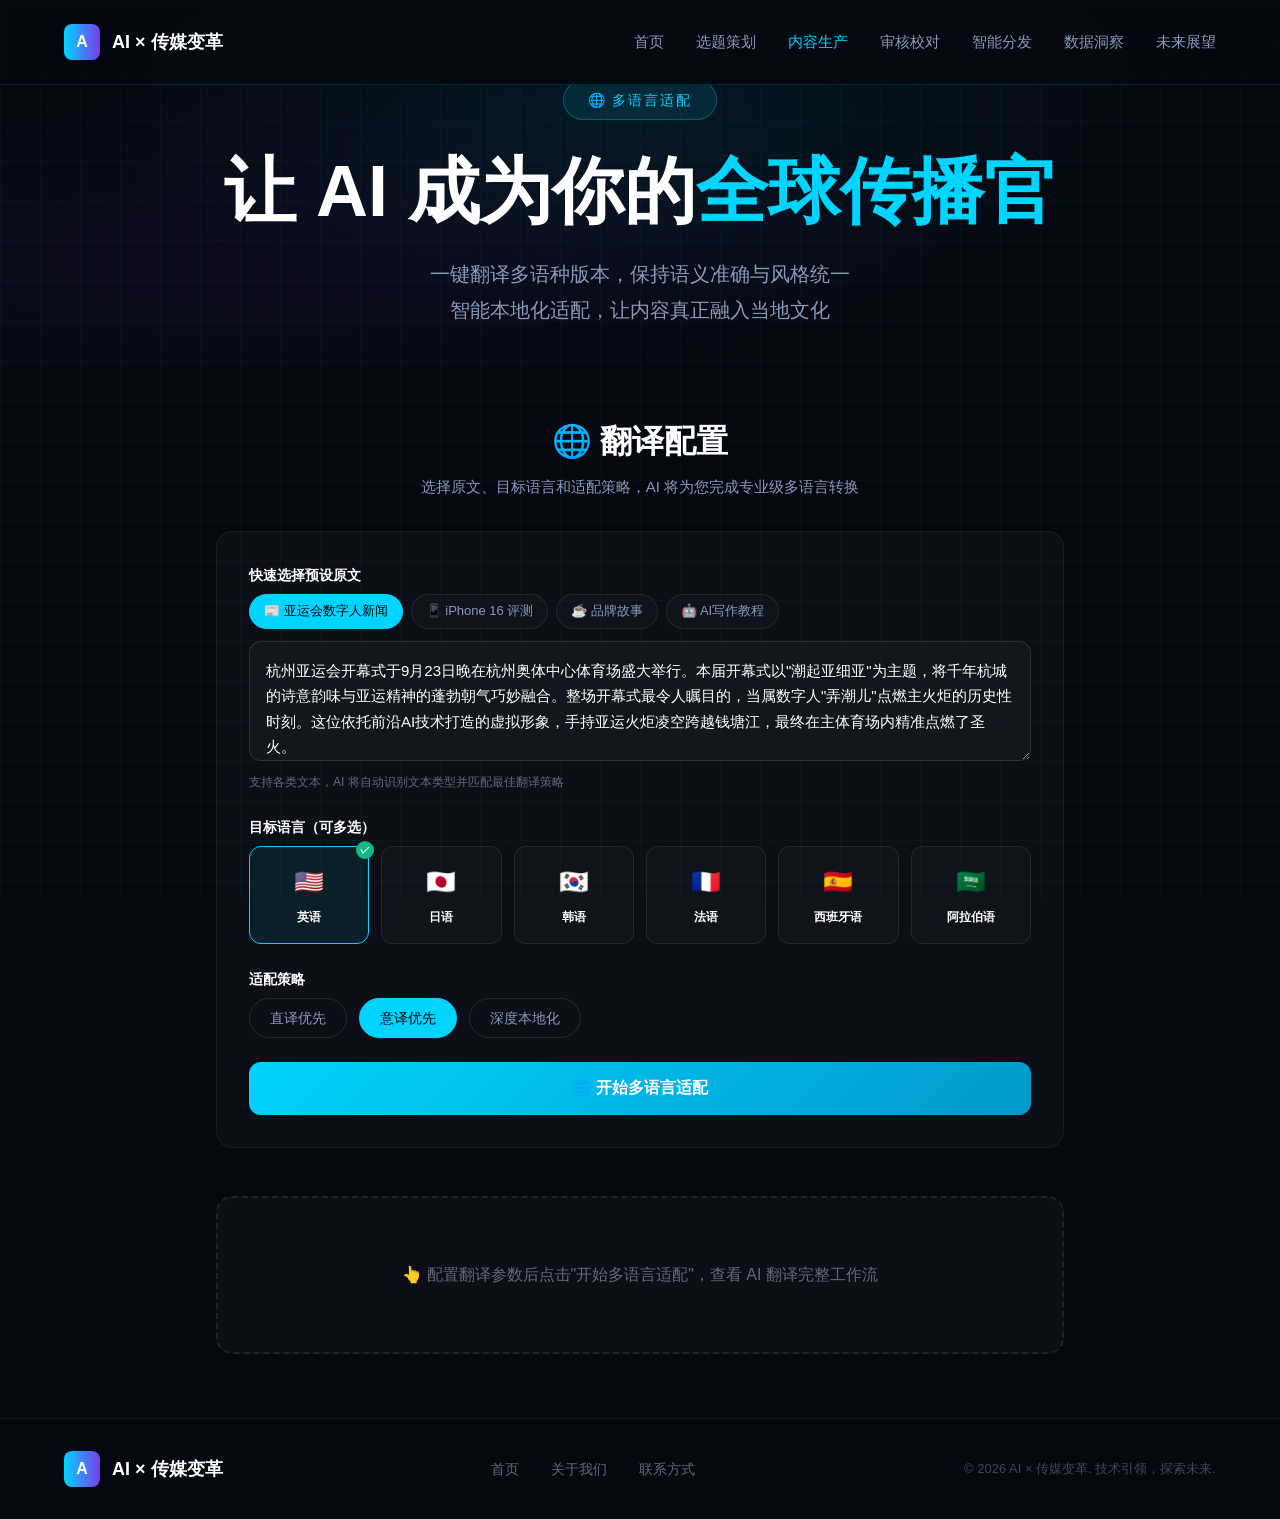
<file: multilingual-adaptation.html>
<!DOCTYPE html>
<html lang="zh-CN">
<head>
  <meta charset="UTF-8">
  <meta name="viewport" content="width=device-width, initial-scale=1.0">
  <meta name="description" content="AI多语言适配工作流演示系统——智能翻译、本地化适配、质量校验">
  <title>多语言适配 | AI × 传媒变革</title>
  <link rel="stylesheet" href="styles.css">
  <style>
    .detail-hero {
      min-height: 40vh; padding-top: 5rem;
      display: flex; align-items: center; justify-content: center; text-align: center;
      background:
        radial-gradient(ellipse at 50% 30%, color-mix(in srgb, var(--theme-color) 8%, transparent) 0%, transparent 60%),
        radial-gradient(ellipse at 20% 70%, rgba(124, 58, 237, 0.06) 0%, transparent 50%);
    }
    .config-section {
      max-width: min(90vw, 56rem);
      margin: 0 auto;
      padding: 3rem 1.5rem;
    }
    .config-header { text-align: center; margin-bottom: 2rem; }
    .config-header h2 { font-size: clamp(1.5rem, 3vw, 2rem); margin-bottom: 0.5rem; }
    .config-header p { color: var(--text-secondary); font-size: 0.9375rem; }

    .config-form {
      background: var(--bg-card);
      border: 1px solid rgba(255,255,255,0.05);
      border-radius: 1rem;
      padding: 2rem;
    }
    .form-group { margin-bottom: 1.5rem; }
    .form-group__label {
      display: block;
      font-size: 0.875rem;
      font-weight: 600;
      margin-bottom: 0.5rem;
      color: var(--text);
    }
    .form-group__hint {
      font-size: 0.75rem;
      color: var(--text-muted);
      margin-top: 0.25rem;
    }

    .preset-selector {
      display: flex;
      gap: 0.5rem;
      flex-wrap: wrap;
      margin-bottom: 0.75rem;
    }
    .preset-chip {
      padding: 0.375rem 0.875rem;
      border-radius: 2rem;
      border: 1px solid rgba(255,255,255,0.08);
      background: rgba(255,255,255,0.02);
      color: var(--text-secondary);
      font-size: 0.8125rem;
      cursor: pointer;
      transition: all 0.3s;
    }
    .preset-chip:hover { border-color: rgba(0,212,255,0.3); color: var(--cyan); }
    .preset-chip.active {
      background: var(--cyan);
      color: var(--bg);
      border-color: var(--cyan);
    }

    .content-input {
      width: 100%;
      padding: 1rem;
      border-radius: 0.75rem;
      border: 1px solid rgba(255,255,255,0.1);
      background: rgba(255,255,255,0.03);
      color: var(--text);
      font-size: 0.9375rem;
      font-family: inherit;
      line-height: 1.7;
      min-height: 120px;
      resize: vertical;
      transition: border-color 0.3s;
    }
    .content-input:focus {
      outline: none;
      border-color: var(--cyan);
    }
    .content-input::placeholder { color: var(--text-dim); }

    .lang-options {
      display: grid;
      grid-template-columns: repeat(6, 1fr);
      gap: 0.75rem;
    }
    @media (max-width: 768px) { .lang-options { grid-template-columns: repeat(3, 1fr); } }
    .lang-option {
      padding: 1rem 0.5rem;
      border-radius: 0.75rem;
      border: 1px solid rgba(255,255,255,0.08);
      background: rgba(255,255,255,0.02);
      cursor: pointer;
      text-align: center;
      transition: all 0.3s;
      position: relative;
    }
    .lang-option:hover { border-color: rgba(0,212,255,0.3); }
    .lang-option.active {
      border-color: var(--cyan);
      background: rgba(0,212,255,0.08);
    }
    .lang-option__flag { font-size: 1.5rem; margin-bottom: 0.375rem; }
    .lang-option__name { font-size: 0.75rem; font-weight: 600; }
    .lang-option__badge {
      position: absolute;
      top: -6px; right: -6px;
      width: 18px; height: 18px;
      border-radius: 50%;
      background: var(--green);
      color: #fff;
      font-size: 0.625rem;
      display: none;
      align-items: center;
      justify-content: center;
      font-weight: 700;
    }
    .lang-option.active .lang-option__badge { display: flex; }

    .strategy-options {
      display: flex;
      gap: 0.75rem;
      flex-wrap: wrap;
    }
    .strategy-option {
      padding: 0.5rem 1.25rem;
      border-radius: 2rem;
      border: 1px solid rgba(255,255,255,0.1);
      background: transparent;
      color: var(--text-secondary);
      font-size: 0.875rem;
      cursor: pointer;
      transition: all 0.3s;
    }
    .strategy-option:hover { border-color: var(--cyan); color: var(--cyan); }
    .strategy-option.active {
      background: var(--cyan);
      color: var(--bg);
      border-color: var(--cyan);
    }

    .generate-btn {
      display: block;
      width: 100%;
      padding: 1rem;
      border-radius: 0.75rem;
      border: none;
      background: linear-gradient(135deg, #00d4ff, #0099cc);
      color: #fff;
      font-size: 1rem;
      font-weight: 600;
      cursor: pointer;
      transition: all 0.3s;
    }
    .generate-btn:hover {
      box-shadow: 0 0 24px rgba(0, 212, 255, 0.3);
      transform: translateY(-1px);
    }
    .generate-btn:disabled {
      opacity: 0.5;
      cursor: not-allowed;
      transform: none;
    }

    .workflow-section {
      max-width: min(90vw, 56rem);
      margin: 0 auto 4rem;
      padding: 0 1.5rem;
    }
    .workflow-placeholder {
      background: var(--bg-card);
      border: 2px dashed rgba(255,255,255,0.08);
      border-radius: 1rem;
      padding: 4rem 2rem;
      text-align: center;
      color: var(--text-muted);
      font-size: 1rem;
    }
    .workflow-content {
      background: var(--bg-card);
      border: 1px solid rgba(255,255,255,0.05);
      border-radius: 1rem;
      padding: 1.5rem;
    }

    .workflow-steps {
      display: flex;
      gap: 0.5rem;
      margin-bottom: 1.5rem;
      overflow-x: auto;
      padding-bottom: 0.5rem;
    }
    .wf-step {
      flex: 1;
      min-width: 100px;
      text-align: center;
      padding: 0.75rem 0.375rem;
      border-radius: 0.75rem;
      background: rgba(255,255,255,0.03);
      border: 1px solid rgba(255,255,255,0.05);
      transition: all 0.3s;
    }
    .wf-step.active {
      border-color: var(--cyan);
      background: rgba(0, 212, 255, 0.08);
    }
    .wf-step.completed {
      border-color: var(--green);
      background: rgba(16, 185, 129, 0.08);
    }
    .wf-step__num {
      width: 1.625rem; height: 1.625rem;
      border-radius: 50%;
      background: rgba(255,255,255,0.08);
      color: var(--text-muted);
      display: flex; align-items: center; justify-content: center;
      font-size: 0.6875rem; font-weight: 700;
      margin: 0 auto 0.375rem;
    }
    .wf-step.active .wf-step__num {
      background: var(--cyan);
      color: var(--bg);
    }
    .wf-step.completed .wf-step__num {
      background: var(--green);
      color: #fff;
    }
    .wf-step__title { font-size: 0.6875rem; font-weight: 600; }
    .wf-step__status { font-size: 0.625rem; color: var(--text-muted); margin-top: 0.25rem; }

    .step-work-area {
      min-height: 320px;
    }

    .progress-bar-inline {
      width: 100%;
      height: 4px;
      background: rgba(255,255,255,0.08);
      border-radius: 2px;
      margin: 1rem 0;
      overflow: hidden;
    }
    .progress-bar-inline__fill {
      height: 100%;
      background: linear-gradient(90deg, var(--cyan), #0099cc);
      border-radius: 2px;
      transition: width 0.5s ease;
    }

    /* 步骤1：原文解析 */
    .parse-result {
      background: rgba(0,0,0,0.2);
      border-radius: 0.75rem;
      padding: 1.5rem;
      font-size: 0.9375rem;
      line-height: 1.8;
      color: var(--text-secondary);
    }
    .parse-result .highlight-term {
      background: rgba(0,212,255,0.15);
      color: var(--cyan);
      padding: 0 4px;
      border-radius: 3px;
      font-weight: 600;
    }
    .parse-result .highlight-culture {
      background: rgba(245,158,11,0.15);
      color: var(--gold);
      padding: 0 4px;
      border-radius: 3px;
      font-weight: 600;
    }
    .parse-meta {
      display: grid;
      grid-template-columns: repeat(4, 1fr);
      gap: 1rem;
      margin-top: 1rem;
    }
    @media (max-width: 768px) { .parse-meta { grid-template-columns: repeat(2, 1fr); } }
    .parse-meta__item {
      text-align: center;
      padding: 0.75rem;
      background: rgba(255,255,255,0.03);
      border-radius: 0.5rem;
    }
    .parse-meta__value {
      font-size: 1.125rem;
      font-weight: 700;
      color: var(--cyan);
    }
    .parse-meta__label {
      font-size: 0.6875rem;
      color: var(--text-muted);
      margin-top: 0.25rem;
    }

    /* 步骤2：语义理解 */
    .semantics-cards {
      display: grid;
      grid-template-columns: repeat(3, 1fr);
      gap: 1rem;
    }
    @media (max-width: 768px) { .semantics-cards { grid-template-columns: 1fr; } }
    .semantics-card {
      background: rgba(255,255,255,0.03);
      border: 1px solid rgba(255,255,255,0.05);
      border-radius: 0.75rem;
      padding: 1.25rem;
      opacity: 0;
      transform: translateY(15px);
      animation: cardIn 0.5s ease forwards;
    }
    @keyframes cardIn {
      to { opacity: 1; transform: translateY(0); }
    }
    .semantics-card__icon { font-size: 1.5rem; margin-bottom: 0.5rem; }
    .semantics-card__title { font-size: 0.875rem; font-weight: 600; margin-bottom: 0.5rem; }
    .semantics-card__content { font-size: 0.8125rem; color: var(--text-secondary); line-height: 1.6; }

    /* 步骤3：智能翻译 */
    .translate-pairs {
      display: flex;
      flex-direction: column;
      gap: 0.75rem;
    }
    .translate-pair {
      display: grid;
      grid-template-columns: 1fr 1fr;
      gap: 1rem;
      opacity: 0;
      transform: translateX(-20px);
      animation: pairIn 0.4s ease forwards;
    }
    @keyframes pairIn {
      to { opacity: 1; transform: translateX(0); }
    }
    .translate-pair__source,
    .translate-pair__target {
      padding: 1rem;
      border-radius: 0.75rem;
      font-size: 0.875rem;
      line-height: 1.7;
    }
    .translate-pair__source {
      background: rgba(255,255,255,0.03);
      border: 1px solid rgba(255,255,255,0.05);
      color: var(--text-secondary);
    }
    .translate-pair__target {
      background: rgba(0,212,255,0.05);
      border: 1px solid rgba(0,212,255,0.15);
      color: var(--text);
    }
    .translate-pair__label {
      font-size: 0.6875rem;
      color: var(--text-muted);
      margin-bottom: 0.375rem;
      text-transform: uppercase;
      letter-spacing: 1px;
    }
    .translate-header {
      display: grid;
      grid-template-columns: 1fr 1fr;
      gap: 1rem;
      margin-bottom: 0.75rem;
      font-size: 0.75rem;
      color: var(--text-muted);
      font-weight: 600;
    }

    /* 步骤4：本地化适配 */
    .localize-cards {
      display: grid;
      grid-template-columns: repeat(2, 1fr);
      gap: 1rem;
    }
    @media (max-width: 768px) { .localize-cards { grid-template-columns: 1fr; } }
    .localize-card {
      background: rgba(255,255,255,0.03);
      border: 1px solid rgba(255,255,255,0.05);
      border-radius: 0.75rem;
      padding: 1.25rem;
      opacity: 0;
      animation: cardIn 0.5s ease forwards;
    }
    .localize-card__icon { font-size: 1.5rem; margin-bottom: 0.5rem; }
    .localize-card__title { font-size: 0.875rem; font-weight: 600; margin-bottom: 0.5rem; }
    .localize-card__content { font-size: 0.8125rem; color: var(--text-secondary); line-height: 1.6; }
    .localize-change {
      display: flex;
      align-items: center;
      gap: 0.5rem;
      margin-top: 0.5rem;
      padding: 0.5rem 0.75rem;
      background: rgba(0,212,255,0.05);
      border-radius: 0.5rem;
      font-size: 0.75rem;
    }
    .localize-change__from { color: var(--text-muted); text-decoration: line-through; }
    .localize-change__arrow { color: var(--cyan); }
    .localize-change__to { color: var(--cyan); font-weight: 600; }

    /* 步骤5：质量校验 */
    .quality-panel {
      display: grid;
      grid-template-columns: 1fr 1fr;
      gap: 1.5rem;
    }
    @media (max-width: 768px) { .quality-panel { grid-template-columns: 1fr; } }
    .quality-metrics {
      display: flex;
      flex-direction: column;
      gap: 1rem;
    }
    .quality-metric {
      background: rgba(255,255,255,0.03);
      border-radius: 0.75rem;
      padding: 1rem;
    }
    .quality-metric__header {
      display: flex;
      justify-content: space-between;
      align-items: center;
      margin-bottom: 0.5rem;
    }
    .quality-metric__name { font-size: 0.8125rem; font-weight: 600; }
    .quality-metric__score { font-size: 0.875rem; font-weight: 700; color: var(--green); }
    .quality-metric__bar {
      width: 100%;
      height: 6px;
      background: rgba(255,255,255,0.06);
      border-radius: 3px;
      overflow: hidden;
    }
    .quality-metric__bar-fill {
      height: 100%;
      border-radius: 3px;
      background: linear-gradient(90deg, var(--green), #059669);
      transition: width 1s ease;
    }
    .quality-issues {
      background: rgba(255,255,255,0.03);
      border-radius: 0.75rem;
      padding: 1.25rem;
    }
    .quality-issues__title {
      font-size: 0.875rem;
      font-weight: 600;
      margin-bottom: 0.75rem;
    }
    .quality-issue {
      display: flex;
      align-items: flex-start;
      gap: 0.5rem;
      padding: 0.5rem 0;
      font-size: 0.8125rem;
      color: var(--text-secondary);
      border-bottom: 1px solid rgba(255,255,255,0.03);
    }
    .quality-issue:last-child { border-bottom: none; }
    .quality-issue__icon { font-size: 1rem; flex-shrink: 0; }
    .quality-issue__text { line-height: 1.5; }

    /* 步骤6：多版本输出 */
    .output-tabs {
      display: flex;
      gap: 0.5rem;
      margin-bottom: 1rem;
      overflow-x: auto;
      padding-bottom: 0.5rem;
    }
    .output-tab {
      padding: 0.5rem 1rem;
      border-radius: 2rem;
      border: 1px solid rgba(255,255,255,0.08);
      background: rgba(255,255,255,0.02);
      color: var(--text-secondary);
      font-size: 0.8125rem;
      cursor: pointer;
      transition: all 0.3s;
      white-space: nowrap;
      display: flex;
      align-items: center;
      gap: 0.375rem;
    }
    .output-tab:hover { border-color: rgba(0,212,255,0.3); }
    .output-tab.active {
      background: var(--cyan);
      color: var(--bg);
      border-color: var(--cyan);
    }
    .output-display {
      background: rgba(0,0,0,0.2);
      border-radius: 0.75rem;
      padding: 1.5rem;
      min-height: 200px;
    }
    .output-display__lang {
      font-size: 0.75rem;
      color: var(--text-muted);
      margin-bottom: 0.75rem;
      text-transform: uppercase;
      letter-spacing: 1px;
    }
    .output-display__title {
      font-size: 1.125rem;
      font-weight: 700;
      margin-bottom: 1rem;
      color: var(--text);
    }
    .output-display__body {
      font-size: 0.9375rem;
      line-height: 1.8;
      color: var(--text-secondary);
    }
    .output-meta {
      display: grid;
      grid-template-columns: repeat(4, 1fr);
      gap: 1rem;
      margin-top: 1.5rem;
      padding-top: 1rem;
      border-top: 1px solid rgba(255,255,255,0.05);
    }
    @media (max-width: 768px) { .output-meta { grid-template-columns: repeat(2, 1fr); } }
    .output-meta__item {
      text-align: center;
    }
    .output-meta__value {
      font-size: 1.125rem;
      font-weight: 700;
      color: var(--cyan);
    }
    .output-meta__label {
      font-size: 0.6875rem;
      color: var(--text-muted);
      margin-top: 0.25rem;
    }
  </style>
</head>
<body style="--theme-color: var(--cyan);">
  <nav class="navbar">
    <div class="navbar__logo">
      <div class="navbar__logo-icon">A</div>
      <span class="navbar__logo-text">AI × 传媒变革</span>
    </div>
    <div class="navbar__links">
      <a href="index.html" class="navbar__link">首页</a>
      <a href="index.html#topic" class="navbar__link">选题策划</a>
      <a href="index.html#produce" class="navbar__link navbar__link--active">内容生产</a>
      <a href="index.html#review" class="navbar__link">审核校对</a>
      <a href="index.html#distribute" class="navbar__link">智能分发</a>
      <a href="index.html#insight" class="navbar__link">数据洞察</a>
      <a href="index.html#future" class="navbar__link">未来展望</a>
    </div>
  </nav>

  <section class="detail-hero">
    <div class="hero__grid-bg"></div>
    <div class="hero__content">
      <div class="hero__badge">🌐 多语言适配</div>
      <h1 class="hero__title">让 AI 成为你的<span style="color: var(--cyan)">全球传播官</span></h1>
      <p class="hero__subtitle">一键翻译多语种版本，保持语义准确与风格统一<br>智能本地化适配，让内容真正融入当地文化</p>
    </div>
  </section>

  <section class="config-section">
    <div class="config-header">
      <h2>🌐 翻译配置</h2>
      <p>选择原文、目标语言和适配策略，AI 将为您完成专业级多语言转换</p>
    </div>
    <div class="config-form">
      <div class="form-group">
        <label class="form-group__label">快速选择预设原文</label>
        <div class="preset-selector" id="presetSelector">
          <div class="preset-chip active" data-preset="news">📰 亚运会数字人新闻</div>
          <div class="preset-chip" data-preset="review">📱 iPhone 16 评测</div>
          <div class="preset-chip" data-preset="brand">☕ 品牌故事</div>
          <div class="preset-chip" data-preset="tech">🤖 AI写作教程</div>
        </div>
        <textarea class="content-input" id="contentInput" placeholder="输入需要翻译的中文内容..."></textarea>
        <div class="form-group__hint">支持各类文本，AI 将自动识别文本类型并匹配最佳翻译策略</div>
      </div>

      <div class="form-group">
        <label class="form-group__label">目标语言（可多选）</label>
        <div class="lang-options" id="langOptions">
          <div class="lang-option active" data-lang="en">
            <div class="lang-option__badge">✓</div>
            <div class="lang-option__flag">🇺🇸</div>
            <div class="lang-option__name">英语</div>
          </div>
          <div class="lang-option" data-lang="ja">
            <div class="lang-option__badge">✓</div>
            <div class="lang-option__flag">🇯🇵</div>
            <div class="lang-option__name">日语</div>
          </div>
          <div class="lang-option" data-lang="ko">
            <div class="lang-option__badge">✓</div>
            <div class="lang-option__flag">🇰🇷</div>
            <div class="lang-option__name">韩语</div>
          </div>
          <div class="lang-option" data-lang="fr">
            <div class="lang-option__badge">✓</div>
            <div class="lang-option__flag">🇫🇷</div>
            <div class="lang-option__name">法语</div>
          </div>
          <div class="lang-option" data-lang="es">
            <div class="lang-option__badge">✓</div>
            <div class="lang-option__flag">🇪🇸</div>
            <div class="lang-option__name">西班牙语</div>
          </div>
          <div class="lang-option" data-lang="ar">
            <div class="lang-option__badge">✓</div>
            <div class="lang-option__flag">🇸🇦</div>
            <div class="lang-option__name">阿拉伯语</div>
          </div>
        </div>
      </div>

      <div class="form-group">
        <label class="form-group__label">适配策略</label>
        <div class="strategy-options" id="strategyOptions">
          <div class="strategy-option" data-strategy="literal">直译优先</div>
          <div class="strategy-option active" data-strategy="meaning">意译优先</div>
          <div class="strategy-option" data-strategy="localize">深度本地化</div>
        </div>
      </div>

      <button class="generate-btn" id="generateBtn">🌐 开始多语言适配</button>
    </div>
  </section>

  <section class="workflow-section">
    <div class="workflow-placeholder" id="workflowPlaceholder">
      👆 配置翻译参数后点击"开始多语言适配"，查看 AI 翻译完整工作流
    </div>
    <div class="workflow-content" id="workflowContent" style="display:none;">
      <div class="workflow-steps" id="workflowSteps">
        <div class="wf-step active" data-step="0">
          <div class="wf-step__num">1</div>
          <div class="wf-step__title">原文解析</div>
          <div class="wf-step__status" id="status0">进行中...</div>
        </div>
        <div class="wf-step" data-step="1">
          <div class="wf-step__num">2</div>
          <div class="wf-step__title">语义理解</div>
          <div class="wf-step__status" id="status1">等待</div>
        </div>
        <div class="wf-step" data-step="2">
          <div class="wf-step__num">3</div>
          <div class="wf-step__title">智能翻译</div>
          <div class="wf-step__status" id="status2">等待</div>
        </div>
        <div class="wf-step" data-step="3">
          <div class="wf-step__num">4</div>
          <div class="wf-step__title">本地化适配</div>
          <div class="wf-step__status" id="status3">等待</div>
        </div>
        <div class="wf-step" data-step="4">
          <div class="wf-step__num">5</div>
          <div class="wf-step__title">质量校验</div>
          <div class="wf-step__status" id="status4">等待</div>
        </div>
        <div class="wf-step" data-step="5">
          <div class="wf-step__num">6</div>
          <div class="wf-step__title">多版本输出</div>
          <div class="wf-step__status" id="status5">等待</div>
        </div>
      </div>

      <div class="progress-bar-inline">
        <div class="progress-bar-inline__fill" id="overallProgress" style="width:0%"></div>
      </div>

      <div class="step-work-area" id="stepWorkArea">
        <!-- 动态内容 -->
      </div>
    </div>
  </section>

  <footer class="footer">
    <div class="footer__inner">
      <div class="navbar__logo">
        <div class="navbar__logo-icon">A</div>
        <span class="navbar__logo-text">AI × 传媒变革</span>
      </div>
      <div class="footer__links">
        <a href="index.html">首页</a>
        <a href="#">关于我们</a>
        <a href="#">联系方式</a>
      </div>
      <div class="footer__copyright">© 2026 AI × 传媒变革. 技术引领，探索未来.</div>
    </div>
  </footer>

  <script>
    // ====== 预设原文数据 ======
    const presetDB = {
      news: {
        text: '杭州亚运会开幕式于9月23日晚在杭州奥体中心体育场盛大举行。本届开幕式以"潮起亚细亚"为主题，将千年杭城的诗意韵味与亚运精神的蓬勃朝气巧妙融合。整场开幕式最令人瞩目的，当属数字人"弄潮儿"点燃主火炬的历史性时刻。这位依托前沿AI技术打造的虚拟形象，手持亚运火炬凌空跨越钱塘江，最终在主体育场内精准点燃了圣火。',
        type: 'news'
      },
      review: {
        text: 'iPhone 16 Pro 深度评测：A18芯片采用台积电第二代3nm工艺，晶体管数量达到190亿。影像系统首次搭载4800万像素超广角镜头，夜景表现尤为出色。全新"相机控制"按键支持轻按对焦、滑动变焦，单手拍摄体验大幅提升。在A18能效优化加持下，Pro Max视频播放时长提升约2小时。',
        type: 'review'
      },
      brand: {
        text: '2019年春天，三位创业者在上海弄堂里的小咖啡馆相遇。他们走访了云南、海南等国内主要咖啡产区，与20多位咖农建立了直接合作关系。如今，这个起源于弄堂的品牌已在全国开设50多家门店。每一杯咖啡，都是一段关于热爱与坚持的故事。',
        type: 'brand'
      },
      tech: {
        text: 'AI写作入门：第一步明确写作目标——定义文章主题、受众和核心观点。第二步构建提示词框架——包含背景信息、角色设定、任务描述和输出格式。第三步迭代优化——重点关注事实准确性、逻辑连贯性和品牌调性一致性。将AI作为"第一稿生成器"，人工负责最终把关。',
        type: 'tech'
      }
    };

    // ====== 翻译数据 ======
    const translationDB = {
      news: {
        source: '杭州亚运会开幕式于9月23日晚在杭州奥体中心体育场盛大举行。本届开幕式以"潮起亚细亚"为主题，将千年杭城的诗意韵味与亚运精神的蓬勃朝气巧妙融合。整场开幕式最令人瞩目的，当属数字人"弄潮儿"点燃主火炬的历史性时刻。',
        segments: [
          { source: '杭州亚运会开幕式于9月23日晚在杭州奥体中心体育场盛大举行。', en: 'The opening ceremony of the Hangzhou Asian Games was grandly held at the Hangzhou Olympic Sports Center on the evening of September 23.', ja: '杭州アジア競技大会の開会式は、9月23日夜、杭州オリンピック・スポーツセンターで盛大に開催された。', ko: '항저우 아시안게임 개막식이 9월 23일 저녁 항저우 올림픽스포츠센터에서 성대히 열렸다.', fr: 'La cérémonie d\'ouverture des Jeux asiatiques de Hangzhou s\'est tenue en grande pompe au Centre sportif olympique de Hangzhou le soir du 23 septembre.', es: 'La ceremonia de inauguración de los Juegos Asiáticos de Hangzhou se celebró con gran solemnidad en el Centro Deportivo Olímpico de Hangzhou la noche del 23 de septiembre.', ar: 'أقيم حفل افتتاح دورة الألعاب الآسيوية في هانغتشو بجلال في مركز هانغتشو الأولمبي الرياضي مساء يوم 23 سبتمبر.' },
          { source: '本届开幕式以"潮起亚细亚"为主题，将千年杭城的诗意韵味与亚运精神的蓬勃朝气巧妙融合。', en: 'With "Tides of Asia" as its theme, the ceremony beautifully blended the poetic charm of millennial Hangzhou with the vibrant spirit of the Asian Games.', ja: '「潮起亜細亜」をテーマに、千年の歴史を持つ杭州の詩的な趣きとアジア大会の躍動感が見事に融合した。', ko: '"아시아의 물결"을 주제로 천 년 역사의 항저우의 시적 풍취와 아시안게임의 활기찬 정신이 절묘하게 어우러졌다.', fr: 'Sous le thème « Les marées de l\'Asie », la cérémonie a harmonieusement fusionné le charme poétique de Hangzhou millénaire avec l\'esprit dynamique des Jeux asiatiques.', es: 'Bajo el tema "Mareas de Asia", la ceremonia fusionó bellamente el encanto poético del milenario Hangzhou con el vibrante espíritu de los Juegos Asiáticos.', ar: 'تحت شعار "أمواج آسيا"، امتزج الحفل ببراعة بين السحر الشعري لهانغتشو ذات الألف عام وروح الألعاب الآسيوية النابضة بالحياة.' },
          { source: '整场开幕式最令人瞩目的，当属数字人"弄潮儿"点燃主火炬的历史性时刻。', en: 'The most spectacular moment was undoubtedly the historic scene where the digital avatar "Chao\'er" ignited the cauldron.', ja: '開会式で最も注目を集めたのは、デジタルヒューマン「弄潮児」が聖火台に火を灯した歴史的瞬間であった。', ko: '개막식에서 가장 주목받은 순간은 단연 디지털 휴먼 "롱차오얼"이 주성화에 불을 붙인 역사적인 장면이었다.', fr: 'Le moment le plus spectaculaire de la cérémonie fut sans aucun doute la scène historique où l\'avatar numérique « Chao\'er » a allumé la vasque olympique.', es: 'El momento más espectacular de toda la ceremonia fue sin duda la histórica escena en que el avatar digital "Chao\'er" encendió el pebetero.', ar: 'كان أكثر المشاهد إثارة في الحفل بلا شك اللحظة التاريخية التي أشعل فيها الص الرقمي "تشاوير" الشعلة الرئيسية.' }
        ],
        localization: {
          en: [{ from: '"弄潮儿"', to: '"Chao\'er" (Tide Rider) —  added transliteration with cultural note' }, { from: '9月23日', to: 'September 23 — date format converted' }],
          ja: [{ from: '"弄潮儿"', to: '「弄潮児」(ロウチョウジ) —  used kanji with furigana annotation' }, { from: '杭州', to: '杭州（ハンヂョウ）—  added phonetic reading' }],
          ko: [{ from: '"弄潮儿"', to: '"롱차오얼" —  phonetic transliteration' }, { from: '钱塘江', to: '천탕강 —  converted to Korean geographic naming' }],
          fr: [{ from: '"潮起亚细亚"', to: '"Les marées de l\'Asie" —  adapted for French poetic sensibility' }, { from: '数字人', to: 'avatar numérique —  used French-preferred term' }],
          es: [{ from: '"潮起亚细亚"', to: '"Mareas de Asia" —  adapted for Spanish rhythm' }, { from: '主火炬', to: 'pebetero —  used Olympic-standard Spanish term' }],
          ar: [{ from: '杭州亚运会', to: 'دورة الألعاب الآسيوية في هانغتشو —  reordered for Arabic syntax' }, { from: '钱塘江', to: 'نهر تشيانتانغ —  Arabic transliteration with definite article' }]
        },
        quality: { accuracy: 96, fluency: 94, consistency: 98, cultural: 92, terminology: 95 }
      },
      review: {
        source: 'iPhone 16 Pro 深度评测：A18芯片采用台积电第二代3nm工艺，晶体管数量达到190亿。影像系统首次搭载4800万像素超广角镜头，夜景表现尤为出色。全新"相机控制"按键支持轻按对焦、滑动变焦，单手拍摄体验大幅提升。',
        segments: [
          { source: 'iPhone 16 Pro 深度评测：A18芯片采用台积电第二代3nm工艺，晶体管数量达到190亿。', en: 'iPhone 16 Pro In-Depth Review: The A18 chip uses TSMC\'s 2nd-gen 3nm process with 19 billion transistors.', ja: 'iPhone 16 Pro 徹底レビュー：A18チップはTSMCの第2世代3nmプロセスを採用し、トランジスタ数は190億個に達する。', ko: 'iPhone 16 Pro 심층 리뷰: A18 칩은 TSMC의 2세대 3nm 공정을 채택해 트랜지스터 수가 190억 개에 달한다.', fr: 'Test approfondi de l\'iPhone 16 Pro : la puce A18 utilise le procédé 3nm de 2e génération de TSMC avec 19 milliards de transistors.', es: 'Análisis a fondo del iPhone 16 Pro: el chip A18 utiliza el proceso de 3nm de segunda generación de TSMC con 19 mil millones de transistores.', ar: 'مراجعة معمقة لـ iPhone 16 Pro: يستخدم شريحة A18 تقنية TSMC ثلاثية النانومتر من الجيل الثاني مع 19 مليار ترانزستور.' },
          { source: '影像系统首次搭载4800万像素超广角镜头，夜景表现尤为出色。', en: 'The camera system debuts a 48MP ultra-wide lens, with outstanding night-mode performance.', ja: 'カメラシステムは初めて4800万画素の超広角レンズを搭載し、夜景撮影性能が特に優れている。', ko: '카메라 시스템은 처음으로 4800만 화소 초광각 렌즈를 탑재했으며, 야간 촬영 성능이 특히 뛰어나다.', fr: 'Le système photo inaugure un objectif ultra-grand-angle de 48 MP, avec des performances nocturnes particulièrement remarquables.', es: 'El sistema de cámaras estrena un lente ultra gran angular de 48 MP, con un rendimiento nocturno especialmente destacado.', ar: 'يقدم نظام الكاميرا لأول مرة عدسة فائقة الاتساع بدقة 48 ميجابكسل، مع أداء ليلي متميز للغاية.' },
          { source: '全新"相机控制"按键支持轻按对焦、滑动变焦，单手拍摄体验大幅提升。', en: 'The all-new Camera Control button supports light-press focus and slide-to-zoom, greatly enhancing one-handed shooting.', ja: '新しい「カメラコントロール」ボタンは軽く押してフォーカス、スライドしてズームが可能になり、ワンハンド撮影体験が大幅に向上した。', ko: '새로운 "카메라 컨트롤" 버튼은 살짝 눌러 초점 맞추기, 슬라이드해 줌 기능을 지원해 한 손 촬영 경험이 크게 향상되었다.', fr: 'Le nouveau bouton Contrôle de l\'appareil photo permet la mise au point par pression légère et le zoom par glissement, améliorant considérablement la prise de main.', es: 'El nuevo botón de Control de Cámara admite enfoque con pulsación ligera y zoom deslizante, mejorando enormemente la experiencia de disparo con una mano.', ar: 'يدعم زر التحكم في الكاميرا الجديد الضغط الخفيف للتركيز والتمرير للتكبير، مما يعزز تجربة التصوير بيد واحدة بشكل كبير.' }
        ],
        localization: {
          en: [{ from: '4800万像素', to: '48MP —  used industry-standard abbreviation' }, { from: '台积电', to: 'TSMC —  kept English stock ticker' }],
          ja: [{ from: '4800万像素', to: '4800万画素 —  used Japanese counter 画素' }, { from: '夜景', to: '夜景撮影 —  expanded for clarity' }],
          ko: [{ from: '4800万像素', to: '4800만 화소 —  used Korean counter 화소' }, { from: '单手拍摄', to: '한 손 촬영 —  Korean natural expression' }],
          fr: [{ from: '台积电', to: 'TSMC —  kept internationally recognized name' }, { from: '轻按对焦', to: 'mise au point par pression légère —  French photography terminology' }],
          es: [{ from: '台积电', to: 'TSMC —  kept internationally recognized name' }, { from: '滑动变焦', to: 'zoom deslizante —  Spanish tech terminology' }],
          ar: [{ from: '4800万像素', to: '48 ميجابكسل —  used Arabic numeral + transliteration' }, { from: '单手拍摄', to: 'التصوير بيد واحدة —  Arabic natural phrasing' }]
        },
        quality: { accuracy: 98, fluency: 95, consistency: 97, cultural: 90, terminology: 99 }
      },
      brand: {
        source: '2019年春天，三位创业者在上海弄堂里的小咖啡馆相遇。他们走访了云南、海南等国内主要咖啡产区，与20多位咖农建立了直接合作关系。如今，这个起源于弄堂的品牌已在全国开设50多家门店。每一杯咖啡，都是一段关于热爱与坚持的故事。',
        segments: [
          { source: '2019年春天，三位创业者在上海弄堂里的小咖啡馆相遇。', en: 'In the spring of 2019, three entrepreneurs met at a small café in a Shanghai alleyway.', ja: '2019年春、3人の起業家は上海の路地裏にある小さなカフェで出会った。', ko: '2019년 봄, 세 명의 창업가는 상하이 골목길의 작은 카페에서 만났다.', fr: 'Au printemps 2019, trois entrepreneurs se sont rencontrés dans un petit café d\'une ruelle de Shanghai.', es: 'En la primavera de 2019, tres emprendedores se conocieron en un pequeño café de un callejón de Shanghái.', ar: 'في ربيع عام 2019، التقى ثلاثة رائدين أعمال في مقهى صغير بزقاق في شنغهاي.' },
          { source: '他们走访了云南、海南等国内主要咖啡产区，与20多位咖农建立了直接合作关系。', en: 'They visited major domestic coffee-producing regions including Yunnan and Hainan, establishing direct partnerships with over 20 coffee farmers.', ja: '雲南省や海南省など国内の主要なコーヒー産地を訪れ、20人以上の農家と直接取引のパートナーシップを構築した。', ko: '윈난, 하이난 등 국내 주요 커피 산지를 방문해 20여 명의 커피 농부와 직접 협력 관계를 구축했다.', fr: 'Ils ont visité les principales régions productrices de café du pays, notamment le Yunnan et le Hainan, établissant des partenariats directs avec plus de 20 producteurs.', es: 'Visitaron las principales regiones productoras de café del país, incluyendo Yunnan y Hainan, estableciendo alianzas directas con más de 20 caficultores.', ar: 'زاروا مناطق إنتاج القهوة الرئيسية في البلاد بما في ذلك يوننان وهاينان، وأقاموا شراكات مباشرة مع أكثر من 20 مزارع قهوة.' },
          { source: '如今，这个起源于弄堂的品牌已在全国开设50多家门店。每一杯咖啡，都是一段关于热爱与坚持的故事。', en: 'Today, this brand born in an alleyway has opened over 50 stores nationwide. Every cup of coffee tells a story of passion and perseverance.', ja: '現在、この路地裏で生まれたブランドは全国に50店舗以上を展開している。一杯のコーヒーごとに、情熱と忍耐の物語がある。', ko: '이제 이 골목에서 시작된 브랜드는 전국에 50여 개의 매장을 열었다. 매 한 잔의 커피는 열정과 인내에 관한 이야기이다.', fr: 'Aujourd\'hui, cette marque née d\'une ruelle compte plus de 50 boutiques dans tout le pays. Chaque tasse de café raconte une histoire de passion et de persévérance.', es: 'Hoy, esta marca nacida en un callejón ha abierto más de 50 tiendas en todo el país. Cada taza de café cuenta una historia de pasión y perseverancia.', ar: 'اليوم، أصبح لهذه المولودة في زقاق أكثر من 50 متجرًا في جميع أنحاء البلاد. كل فنجان قهوة يروي قصة شغف وإصرار.' }
        ],
        localization: {
          en: [{ from: '弄堂', to: 'alleyway —  added cultural context note' }, { from: '咖农', to: 'coffee farmers —  natural English term' }],
          ja: [{ from: '弄堂', to: '路地裏 —  used Japanese equivalent with nostalgic nuance' }, { from: '云南、海南', to: '雲南省、海南省 —  added province suffix' }],
          ko: [{ from: '弄堂', to: '골목길 —  used Korean equivalent' }, { from: '热爱与坚持', to: '열정과 인내 —  Korean emotional expression' }],
          fr: [{ from: '弄堂', to: 'ruelle —  French intimate urban term' }, { from: '热爱与坚持', to: 'passion et persévérance —  French literary expression' }],
          es: [{ from: '弄堂', to: 'callejón —  Spanish warm urban term' }, { from: '热爱与坚持', to: 'pasión y perseverancia —  Spanish alliteration preserved' }],
          ar: [{ from: '弄堂', to: 'زقاق —  Arabic traditional urban term' }, { from: '热爱与坚持', to: 'شغف وإصرار —  Arabic emotional depth preserved' }]
        },
        quality: { accuracy: 95, fluency: 96, consistency: 94, cultural: 97, terminology: 93 }
      },
      tech: {
        source: 'AI写作入门：第一步明确写作目标——定义文章主题、受众和核心观点。第二步构建提示词框架——包含背景信息、角色设定、任务描述和输出格式。第三步迭代优化——重点关注事实准确性、逻辑连贯性和品牌调性一致性。',
        segments: [
          { source: 'AI写作入门：第一步明确写作目标——定义文章主题、受众和核心观点。', en: 'AI Writing 101: Step 1 — Define your writing goals: article topic, target audience, and core argument.', ja: 'AIライティング入門：ステップ1——ライティング目標を明確にする。記事のテーマ、読者層、核心となる主張を定義する。', ko: 'AI 글쓰기 입문: 1단계——글쓰기 목표를 명확히 한다. 기사 주제, 독자층, 핵심 논점을 정의한다.', fr: 'Introduction à l\'écriture IA : Étape 1 — Définissez vos objectifs : le sujet, l\'audience et l\'argument central.', es: 'Introducción a la escritura con IA: Paso 1 — Define tus objetivos de escritura: tema, audiencia y argumento central.', ar: 'مقدمة في الكتابة بالذكاء الاصطناعي: الخطوة 1 — حدد أهداف الكتابة: موضوع المقال والجمهور والحجة الأساسية.' },
          { source: '第二步构建提示词框架——包含背景信息、角色设定、任务描述和输出格式。', en: 'Step 2 — Build your prompt framework: context, persona, task description, and output format.', ja: 'ステップ2——プロンプトフレームワークを構築する。背景情報、役割設定、タスクの説明、出力形式を含める。', ko: '2단계——프롬프트 프레임워크를 구축한다. 배경 정보, 역할 설정, 작업 설명, 출력 형식을 포함한다.', fr: 'Étape 2 — Construisez votre cadre de prompt : contexte, persona, description de la tâche et format de sortie.', es: 'Paso 2 — Construye tu marco de prompts: contexto, personaje, descripción de la tarea y formato de salida.', ar: 'الخطوة 2 — ابنِ إطار التعليمات: السياق والشخصية ووصف المهمة وتنسيق المخرجات.' },
          { source: '第三步迭代优化——重点关注事实准确性、逻辑连贯性和品牌调性一致性。', en: 'Step 3 — Iterate and refine, focusing on factual accuracy, logical coherence, and brand voice consistency.', ja: 'ステップ3——反復最適化を行う。事実の正確性、論理的一貫性、ブランドトーンの整合性に重点を置く。', ko: '3단계——반복 최적화를 수행한다. 사실 정확성, 논리적 일관성, 브랜드 톤 일치에 중점을 둔다.', fr: 'Étape 3 — Itérez et affinez, en vous concentrant sur l\'exactitude factuelle, la cohérence logique et la cohérence de la voix de marque.', es: 'Paso 3 — Itera y refina, enfocándote en la precisión factual, la coherencia lógica y la consistencia del tono de marca.', ar: 'الخطوة 3 — كرر وحسن، مع التركيز على الدقة الواقعية والتماسك المنطقي واتساق نبرة العلامة التجارية.' }
        ],
        localization: {
          en: [{ from: '提示词', to: 'prompt —  used standard English AI term' }, { from: '品牌调性', to: 'brand voice —  marketing industry term' }],
          ja: [{ from: '提示词', to: 'プロンプト —  transliterated standard term' }, { from: '品牌调性', to: 'ブランドトーン —  Japanese marketing term' }],
          ko: [{ from: '提示词', to: '프롬프트 —  Korean standard transliteration' }, { from: '品牌调性', to: '브랜드 톤 —  Korean marketing term' }],
          fr: [{ from: '提示词', to: 'prompt —  adopted English term in French tech' }, { from: '迭代优化', to: 'itérer et affiner —  French natural expression' }],
          es: [{ from: '提示词', to: 'prompt —  adopted English term in Spanish tech' }, { from: '迭代优化', to: 'itera y refina —  Spanish imperative style for tutorials' }],
          ar: [{ from: '提示词', to: 'التعليمات —  Arabic AI terminology' }, { from: '迭代优化', to: 'كرر وحسن —  Arabic instructional style' }]
        },
        quality: { accuracy: 97, fluency: 93, consistency: 96, cultural: 89, terminology: 98 }
      }
    };

    // ====== 状态 ======
    let selectedPreset = 'news';
    let selectedLangs = new Set(['en']);
    let selectedStrategy = 'meaning';
    let currentStep = -1;
    let isRunning = false;
    let firstTargetLang = 'en';

    // ====== DOM ======
    const presetChips = document.querySelectorAll('.preset-chip');
    const contentInput = document.getElementById('contentInput');
    const langOptions = document.querySelectorAll('.lang-option');
    const strategyOptions = document.querySelectorAll('.strategy-option');
    const generateBtn = document.getElementById('generateBtn');
    const placeholderEl = document.getElementById('workflowPlaceholder');
    const contentEl = document.getElementById('workflowContent');
    const workArea = document.getElementById('stepWorkArea');
    const progressEl = document.getElementById('overallProgress');

    // 初始化
    contentInput.value = presetDB[selectedPreset].text;

    // ====== 预设选择 ======
    presetChips.forEach(chip => {
      chip.addEventListener('click', () => {
        presetChips.forEach(c => c.classList.remove('active'));
        chip.classList.add('active');
        selectedPreset = chip.dataset.preset;
        contentInput.value = presetDB[selectedPreset].text;
      });
    });

    // ====== 语言选择 ======
    langOptions.forEach(opt => {
      opt.addEventListener('click', () => {
        const key = opt.dataset.lang;
        if (selectedLangs.has(key)) {
          if (selectedLangs.size > 1) {
            selectedLangs.delete(key);
            opt.classList.remove('active');
          }
        } else {
          selectedLangs.add(key);
          opt.classList.add('active');
        }
      });
    });

    // ====== 策略选择 ======
    strategyOptions.forEach(opt => {
      opt.addEventListener('click', () => {
        strategyOptions.forEach(o => o.classList.remove('active'));
        opt.classList.add('active');
        selectedStrategy = opt.dataset.strategy;
      });
    });

    // ====== 开始 ======
    generateBtn.addEventListener('click', () => {
      if (isRunning) return;
      const content = contentInput.value.trim();
      if (!content || content.length < 10) {
        contentInput.style.borderColor = '#ef4444';
        setTimeout(() => contentInput.style.borderColor = '', 1000);
        return;
      }
      firstTargetLang = Array.from(selectedLangs)[0];
      startWorkflow();
    });

    function startWorkflow() {
      isRunning = true;
      generateBtn.disabled = true;
      generateBtn.textContent = '⏳ 多语言适配中...';
      placeholderEl.style.display = 'none';
      contentEl.style.display = 'block';
      currentStep = 0;
      updateStepVisuals();
      runStep0();
    }

    function updateStepVisuals() {
      document.querySelectorAll('.wf-step').forEach((s, i) => {
        s.classList.remove('active', 'completed');
        if (i < currentStep) s.classList.add('completed');
        else if (i === currentStep) s.classList.add('active');
      });
      const pct = ((currentStep + 1) / 6) * 100;
      progressEl.style.width = pct + '%';
    }

    function setStatus(step, text) {
      document.getElementById('status' + step).textContent = text;
    }

    function getTransData() {
      return translationDB[selectedPreset] || translationDB.news;
    }

    function getLangName(key) {
      const map = { en: '英语', ja: '日语', ko: '韩语', fr: '法语', es: '西班牙语', ar: '阿拉伯语' };
      return map[key] || key;
    }

    function getLangFlag(key) {
      const map = { en: '🇺🇸', ja: '🇯🇵', ko: '🇰🇷', fr: '🇫🇷', es: '🇪🇸', ar: '🇸🇦' };
      return map[key] || '🌐';
    }

    // ====== 步骤0：原文解析 ======
    function runStep0() {
      currentStep = 0;
      updateStepVisuals();
      setStatus(0, '解析中...');
      const data = getTransData();

      workArea.innerHTML = `
        <div style="margin-bottom:0.75rem;color:var(--cyan);font-size:0.875rem;font-weight:600;"
          >🔍 正在解析原文结构...</div>
        <div class="parse-result" id="parseResult" style="opacity:0;transition:opacity 0.5s ease;">
          ${highlightText(data.source)}
        </div>
        <div class="parse-meta" id="parseMeta" style="opacity:0;transition:opacity 0.5s ease 0.3s;">
          <div class="parse-meta__item">
            <div class="parse-meta__value">${data.segments.length}</div>
            <div class="parse-meta__label">语义单元</div>
          </div>
          <div class="parse-meta__item">
            <div class="parse-meta__value">${countCulturalTerms(data.source)}</div>
            <div class="parse-meta__label">文化特定表达</div>
          </div>
          <div class="parse-meta__item">
            <div class="parse-meta__value">${countTerms(data.source)}</div>
            <div class="parse-meta__label">专业术语</div>
          </div>
          <div class="parse-meta__item">
            <div class="parse-meta__value">${selectedLangs.size}</div>
            <div class="parse-meta__label">目标语言</div>
          </div>
        </div>
      `;

      setTimeout(() => {
        document.getElementById('parseResult').style.opacity = '1';
      }, 100);
      setTimeout(() => {
        document.getElementById('parseMeta').style.opacity = '1';
        setStatus(0, '✅ 完成');
        setTimeout(runStep1, 1000);
      }, 600);
    }

    function highlightText(text) {
      // 简单高亮一些术语和文化表达
      return text
        .replace(/(杭州|亚运会|钱塘江|弄潮儿|云南|海南|弄堂)/g, '<span class="highlight-culture">$1</span>')
        .replace(/(iPhone 16|A18芯片|3nm|台积电|4800万|AI|数字人)/g, '<span class="highlight-term">$1</span>');
    }

    function countCulturalTerms(text) {
      const matches = text.match(/(杭州|亚运会|钱塘江|弄潮儿|云南|海南|弄堂|上海|咖农)/g);
      return matches ? matches.length : 2;
    }

    function countTerms(text) {
      const matches = text.match(/(iPhone|A18|芯片|3nm|台积电|4800万|AI|数字人|像素|光学)/gi);
      return matches ? matches.length : 3;
    }

    // ====== 步骤1：语义理解 ======
    function runStep1() {
      currentStep = 1;
      updateStepVisuals();
      setStatus(1, '分析中...');
      const presets = {
        news: { intent: '信息传递 + 情感共鸣', emotion: '自豪、振奋', domain: '体育 × 科技', complexity: '中等' },
        review: { intent: '专业评估 + 购买建议', emotion: '客观、理性', domain: '科技 × 消费', complexity: '较高' },
        brand: { intent: '品牌叙事 + 情感连接', emotion: '温暖、真诚', domain: '生活方式 × 人文', complexity: '中等' },
        tech: { intent: '知识传授 + 操作指导', emotion: '清晰、实用', domain: '教育 × 技术', complexity: '中等' }
      };
      const info = presets[selectedPreset] || presets.news;

      workArea.innerHTML = `
        <div style="margin-bottom:1rem;color:var(--cyan);font-size:0.875rem;font-weight:600;"
          >🧠 AI 正在理解原文语义...</div>
        <div class="semantics-cards">
          <div class="semantics-card" style="animation-delay:0s;">
            <div class="semantics-card__icon">🎯</div>
            <div class="semantics-card__title">交际意图</div>
            <div class="semantics-card__content">${info.intent}</div>
          </div>
          <div class="semantics-card" style="animation-delay:0.2s;">
            <div class="semantics-card__icon">💭</div>
            <div class="semantics-card__title">情感基调</div>
            <div class="semantics-card__content">${info.emotion}</div>
          </div>
          <div class="semantics-card" style="animation-delay:0.4s;">
            <div class="semantics-card__icon">📚</div>
            <div class="semantics-card__title">领域特征</div>
            <div class="semantics-card__content">${info.domain}<br>复杂度: ${info.complexity}</div>
          </div>
        </div>
        <div style="margin-top:1rem;padding:1rem;background:rgba(0,212,255,0.05);border:1px solid rgba(0,212,255,0.15);border-radius:0.75rem;">
          <div style="font-size:0.875rem;color:var(--text-secondary);line-height:1.7;">
            <strong style="color:var(--cyan);">📋 翻译策略：</strong>基于语义分析，AI 将采用「${getStrategyLabel(selectedStrategy)}」策略，
            针对 ${selectedLangs.size} 种目标语言分别制定适配方案，确保语义准确性与文化适切性。
          </div>
        </div>
      `;

      setTimeout(() => {
        setStatus(1, '✅ 完成');
        setTimeout(runStep2, 1200);
      }, 1200);
    }

    function getStrategyLabel(key) {
      const map = { literal: '直译优先（忠实原文结构）', meaning: '意译优先（灵活传达语义）', localize: '深度本地化（融入目标文化）' };
      return map[key] || key;
    }

    // ====== 步骤2：智能翻译 ======
    function runStep2() {
      currentStep = 2;
      updateStepVisuals();
      setStatus(2, '翻译中...');
      const data = getTransData();
      const lang = firstTargetLang;

      workArea.innerHTML = `
        <div style="margin-bottom:0.75rem;color:var(--cyan);font-size:0.875rem;font-weight:600;"
          >🔄 正在进行 ${getLangName(lang)} 智能翻译...</div>
        <div class="translate-header">
          <div>原文（中文）</div>
          <div>译文（${getLangName(lang)}）</div>
        </div>
        <div class="translate-pairs" id="translatePairs"></div>
      `;

      const pairsEl = document.getElementById('translatePairs');
      let i = 0;

      function addPair() {
        if (i >= data.segments.length) {
          setStatus(2, '✅ 完成');
          setTimeout(runStep3, 1000);
          return;
        }
        const seg = data.segments[i];
        const div = document.createElement('div');
        div.className = 'translate-pair';
        div.style.animationDelay = '0s';
        div.innerHTML = `
          <div class="translate-pair__source">
            <div class="translate-pair__label">原文</div>
            ${seg.source}
          </div>
          <div class="translate-pair__target">
            <div class="translate-pair__label">${getLangFlag(lang)} ${getLangName(lang)}</div>
            ${seg[lang]}
          </div>
        `;
        pairsEl.appendChild(div);
        i++;
        setTimeout(addPair, 600);
      }
      addPair();
    }

    // ====== 步骤3：本地化适配 ======
    function runStep3() {
      currentStep = 3;
      updateStepVisuals();
      setStatus(3, '适配中...');
      const data = getTransData();
      const lang = firstTargetLang;
      const items = data.localization[lang] || [];

      let html = `
        <div style="margin-bottom:0.75rem;color:var(--cyan);font-size:0.875rem;font-weight:600;"
          >🌍 正在进行 ${getLangName(lang)} 本地化适配...</div>
        <div class="localize-cards">
      `;

      const cards = [
        { icon: '🏷️', title: '术语标准化', desc: '统一专业术语翻译，确保行业规范性', delay: 0 },
        { icon: '📅', title: '格式本地化', desc: '日期、数字、货币格式转换为目标语言惯例', delay: 0.2 },
        { icon: '🎭', title: '文化调适', desc: '调整文化隐喻和表达方式，增强本土接受度', delay: 0.4 },
        { icon: '📝', title: '风格优化', desc: '根据目标语言修辞习惯优化句式结构', delay: 0.6 }
      ];

      cards.forEach((card, idx) => {
        const item = items[idx];
        html += `
          <div class="localize-card" style="animation-delay:${card.delay}s;">
            <div class="localize-card__icon">${card.icon}</div>
            <div class="localize-card__title">${card.title}</div>
            <div class="localize-card__content">${card.desc}</div>
            ${item ? `
              <div class="localize-change">
                <span class="localize-change__from">${item.from}</span>
                <span class="localize-change__arrow">→</span>
                <span class="localize-change__to">${item.to}</span>
              </div>
            ` : ''}
          </div>
        `;
      });

      html += '</div>';
      workArea.innerHTML = html;

      setTimeout(() => {
        setStatus(3, '✅ 完成');
        setTimeout(runStep4, 1200);
      }, 1200);
    }

    // ====== 步骤4：质量校验 ======
    function runStep4() {
      currentStep = 4;
      updateStepVisuals();
      setStatus(4, '校验中...');
      const data = getTransData();
      const q = data.quality;

      workArea.innerHTML = `
        <div style="margin-bottom:0.75rem;color:var(--cyan);font-size:0.875rem;font-weight:600;"
          >✅ 正在进行质量校验...</div>
        <div class="quality-panel">
          <div class="quality-metrics">
            <div class="quality-metric">
              <div class="quality-metric__header">
                <span class="quality-metric__name">语义准确性</span>
                <span class="quality-metric__score">${q.accuracy}%</span>
              </div>
              <div class="quality-metric__bar">
                <div class="quality-metric__bar-fill" style="width:0%" data-width="${q.accuracy}%"></div>
              </div>
            </div>
            <div class="quality-metric">
              <div class="quality-metric__header">
                <span class="quality-metric__name">语言流畅度</span>
                <span class="quality-metric__score">${q.fluency}%</span>
              </div>
              <div class="quality-metric__bar">
                <div class="quality-metric__bar-fill" style="width:0%" data-width="${q.fluency}%"></div>
              </div>
            </div>
            <div class="quality-metric">
              <div class="quality-metric__header">
                <span class="quality-metric__name">术语一致性</span>
                <span class="quality-metric__score">${q.consistency}%</span>
              </div>
              <div class="quality-metric__bar">
                <div class="quality-metric__bar-fill" style="width:0%" data-width="${q.consistency}%"></div>
              </div>
            </div>
            <div class="quality-metric">
              <div class="quality-metric__header">
                <span class="quality-metric__name">文化适切性</span>
                <span class="quality-metric__score">${q.cultural}%</span>
              </div>
              <div class="quality-metric__bar">
                <div class="quality-metric__bar-fill" style="width:0%" data-width="${q.cultural}%"></div>
              </div>
            </div>
            <div class="quality-metric">
              <div class="quality-metric__header">
                <span class="quality-metric__name">术语专业性</span>
                <span class="quality-metric__score">${q.terminology}%</span>
              </div>
              <div class="quality-metric__bar">
                <div class="quality-metric__bar-fill" style="width:0%" data-width="${q.terminology}%"></div>
              </div>
            </div>
          </div>
          <div class="quality-issues">
            <div class="quality-issues__title">🔍 自动检测结果</div>
            <div class="quality-issue">
              <span class="quality-issue__icon">✅</span>
              <span class="quality-issue__text">术语一致性检查通过，未发现冲突翻译</span>
            </div>
            <div class="quality-issue">
              <span class="quality-issue__icon">✅</span>
              <span class="quality-issue__text">语法结构分析通过，目标语句式自然</span>
            </div>
            <div class="quality-issue">
              <span class="quality-issue__icon">⚠️</span>
              <span class="quality-issue__text">建议复核：1 处文化隐喻可能需要进一步本地化</span>
            </div>
            <div class="quality-issue">
              <span class="quality-issue__icon">✅</span>
              <span class="quality-issue__text">标点格式已自动转换为目标语言规范</span>
            </div>
          </div>
        </div>
      `;

      setTimeout(() => {
        document.querySelectorAll('.quality-metric__bar-fill').forEach(bar => {
          bar.style.width = bar.dataset.width;
        });
        setStatus(4, '✅ 完成');
        setTimeout(runStep5, 1500);
      }, 500);
    }

    // ====== 步骤5：多版本输出 ======
    function runStep5() {
      currentStep = 5;
      updateStepVisuals();
      setStatus(5, '输出中...');
      const data = getTransData();
      const langs = Array.from(selectedLangs);

      let tabsHtml = '';
      langs.forEach((lang, idx) => {
        tabsHtml += `
          <div class="output-tab ${idx === 0 ? 'active' : ''}" data-lang="${lang}" onclick="switchLang('${lang}')">
            ${getLangFlag(lang)} ${getLangName(lang)}
          </div>
        `;
      });

      workArea.innerHTML = `
        <div style="margin-bottom:0.75rem;color:var(--cyan);font-size:0.875rem;font-weight:600;"
          >🎉 多语言版本生成完成！</div>
        <div class="output-tabs">${tabsHtml}</div>
        <div id="outputDisplays"></div>
      `;

      const displaysEl = document.getElementById('outputDisplays');
      langs.forEach((lang, idx) => {
        const seg = data.segments[0];
        const div = document.createElement('div');
        div.className = 'output-display';
        div.id = `output-${lang}`;
        div.style.display = idx === 0 ? 'block' : 'none';
        div.innerHTML = `
          <div class="output-display__lang">${getLangFlag(lang)} ${getLangName(lang)} · ${getStrategyLabel(selectedStrategy)}</div>
          <div class="output-display__title">${seg[lang].split('：')[0] || seg[lang].substring(0, 30)}</div>
          <div class="output-display__body">${data.segments.map(s => s[lang]).join('<br><br>')}</div>
          <div class="output-meta">
            <div class="output-meta__item">
              <div class="output-meta__value">${data.quality.accuracy}%</div>
              <div class="output-meta__label">准确度</div>
            </div>
            <div class="output-meta__item">
              <div class="output-meta__value">${data.quality.fluency}%</div>
              <div class="output-meta__label">流畅度</div>
            </div>
            <div class="output-meta__item">
              <div class="output-meta__value">${data.segments.length}</div>
              <div class="output-meta__label">段落数</div>
            </div>
            <div class="output-meta__item">
              <div class="output-meta__value">✓</div>
              <div class="output-meta__label">已通过校验</div>
            </div>
          </div>
        `;
        displaysEl.appendChild(div);
      });

      setStatus(5, '✅ 完成');
      isRunning = false;
      generateBtn.disabled = false;
      generateBtn.textContent = '🌐 再次适配';
    }

    // 全局函数供 onclick 调用
    window.switchLang = function(lang) {
      document.querySelectorAll('.output-tab').forEach(t => t.classList.toggle('active', t.dataset.lang === lang));
      document.querySelectorAll('.output-display').forEach(d => {
        d.style.display = d.id === `output-${lang}` ? 'block' : 'none';
      });
    };
  </script>
</body>
</html>
</file>
<file: styles.css>
*, *::before, *::after { margin: 0; padding: 0; box-sizing: border-box; }
:root {
  --bg: #050810;
  --bg-card: rgba(255,255,255,0.03);
  --text: #fff;
  --text-secondary: #8899bb;
  --text-muted: #667;
  --text-dim: #445;
  --cyan: #00d4ff;
  --purple: #7c3aed;
  --gold: #f59e0b;
  --green: #10b981;
  --orange: #f97316;
  --pink: #ec4899;
  --gradient: linear-gradient(90deg, #00d4ff, #7c3aed);
}
html { scroll-behavior: smooth; }
body {
  font-family: -apple-system, BlinkMacSystemFont, "Segoe UI", Roboto, "PingFang SC", "Microsoft YaHei", sans-serif;
  background: var(--bg);
  color: var(--text);
  line-height: 1.6;
  overflow-x: hidden;
}
a { text-decoration: none; color: inherit; }

/* Navbar */
.navbar {
  position: fixed; top: 0; left: 0; right: 0; z-index: 100;
  display: flex; align-items: center; justify-content: space-between;
  padding: 24px 64px;
  background: rgba(5, 8, 16, 0.9);
  border-bottom: 1px solid rgba(0, 212, 255, 0.15);
  backdrop-filter: blur(10px);
  transition: box-shadow 0.3s, border-color 0.3s;
}
.navbar__logo { display: flex; align-items: center; gap: 12px; }
.navbar__logo-icon {
  width: 36px; height: 36px; background: var(--gradient);
  border-radius: 8px; display: flex; align-items: center; justify-content: center;
  font-size: 16px; font-weight: bold; color: var(--text);
}
.navbar__logo-text { font-size: 18px; font-weight: 600; }
.navbar__links { display: flex; gap: 32px; }
.navbar__link { font-size: 15px; color: var(--text-secondary); transition: color 0.3s; }
.navbar__link:hover, .navbar__link--active { color: var(--cyan); }
.navbar__cta {
  background: var(--gradient); color: var(--text); padding: 10px 24px;
  border-radius: 24px; font-size: 14px; font-weight: 600; transition: box-shadow 0.3s;
}
.navbar__cta:hover { box-shadow: 0 0 20px rgba(0, 212, 255, 0.4); }

/* Buttons */
.btn {
  display: inline-block; padding: 16px 40px; border-radius: 28px;
  font-size: 16px; font-weight: 600; transition: all 0.3s;
}
.btn--primary {
  background: linear-gradient(135deg, #00d4ff, #0099cc); color: var(--text);
  box-shadow: 0 0 20px rgba(0, 212, 255, 0.3);
}
.btn--primary:hover { box-shadow: 0 0 30px rgba(0, 212, 255, 0.5); transform: translateY(-2px); }
.btn--outline {
  border: 1px solid rgba(0, 212, 255, 0.4); color: var(--cyan);
}
.btn--outline:hover { border-color: var(--cyan); background: rgba(0, 212, 255, 0.05); transform: translateY(-2px); }

/* Hero */
.hero {
  position: relative; min-height: 100vh;
  display: flex; align-items: center; justify-content: center;
  text-align: center; padding: 140px 64px 60px;
  background:
    radial-gradient(ellipse at 50% 30%, rgba(0, 212, 255, 0.08) 0%, transparent 60%),
    radial-gradient(ellipse at 20% 70%, rgba(124, 58, 237, 0.06) 0%, transparent 50%),
    radial-gradient(ellipse at 80% 70%, rgba(249, 115, 22, 0.04) 0%, transparent 50%);
}
.hero__grid-bg {
  position: absolute; inset: 0;
  background-image:
    linear-gradient(rgba(0, 212, 255, 0.03) 1px, transparent 1px),
    linear-gradient(90deg, rgba(0, 212, 255, 0.03) 1px, transparent 1px);
  background-size: 40px 40px; pointer-events: none;
}
.hero__content { position: relative; display: flex; flex-direction: column; align-items: center; max-width: 1100px; }
.hero__badge {
  display: inline-block; background: rgba(0, 212, 255, 0.1);
  border: 1px solid rgba(0, 212, 255, 0.3); border-radius: 24px;
  padding: 8px 24px; font-size: 14px; color: var(--cyan); letter-spacing: 2px; margin-bottom: 32px;
}
.hero__title { font-size: 72px; font-weight: 800; line-height: 1.1; margin-bottom: 24px; }
.hero__title-gradient {
  background: var(--gradient); -webkit-background-clip: text; -webkit-text-fill-color: transparent; background-clip: text;
}
.hero__subtitle { font-size: 20px; color: var(--text-secondary); line-height: 1.8; margin-bottom: 40px; }
.hero__buttons { display: flex; gap: 20px; margin-bottom: 48px; flex-wrap: wrap; justify-content: center; }
.hero__stats {
  display: flex; width: 100%; max-width: 720px;
  background: var(--bg-card); border: 1px solid rgba(255, 255, 255, 0.06);
  border-radius: 16px; overflow: hidden;
}
.hero__stat { flex: 1; padding: 28px 20px; text-align: center; border-right: 1px solid rgba(255, 255, 255, 0.06); }
.hero__stat:last-child { border-right: none; }
.hero__stat-value { font-size: 40px; font-weight: 800; }
.hero__stat-label { font-size: 14px; color: var(--text-muted); margin-top: 8px; }
.hero__scroll-hint { margin-top: 40px; font-size: 13px; color: var(--text-dim); animation: pulse 2s infinite; }
@keyframes pulse { 0%, 100% { opacity: 0.4; } 50% { opacity: 1; } }

/* Scene sections */
.scene { padding: 120px 64px; text-align: center; }
.scene--orange { --theme-color: var(--orange); }
.scene--cyan   { --theme-color: var(--cyan); }
.scene--purple { --theme-color: var(--purple); }
.scene--gold   { --theme-color: var(--gold); }
.scene--green  { --theme-color: var(--green); }
.scene--pink   { --theme-color: var(--pink); }

.scene__divider {
  width: 80px; height: 4px;
  background: linear-gradient(90deg, var(--theme-color), transparent);
  margin: 0 auto 40px; border-radius: 2px;
}
.scene__label { display: inline-flex; align-items: center; gap: 12px; margin-bottom: 20px; }
.scene__icon {
  width: 44px; height: 44px;
  background: color-mix(in srgb, var(--theme-color) 15%, transparent);
  border: 1px solid color-mix(in srgb, var(--theme-color) 30%, transparent);
  border-radius: 10px; display: flex; align-items: center; justify-content: center;
  font-size: 22px;
}
.scene__label-text { font-size: 14px; color: var(--theme-color); letter-spacing: 3px; text-transform: uppercase; }
.scene__title { font-size: 40px; font-weight: 700; margin-bottom: 20px; }
.scene__title em { font-style: normal; color: var(--theme-color); }
.scene__desc { font-size: 18px; color: var(--text-secondary); max-width: 800px; margin: 0 auto 48px; line-height: 1.8; }
.scene__cards {
  display: flex; gap: 24px; justify-content: center; margin-bottom: 40px; flex-wrap: wrap;
}
.scene__card {
  flex: 1 1 340px; max-width: 380px;
  background: color-mix(in srgb, var(--theme-color) 5%, transparent);
  border: 1px solid color-mix(in srgb, var(--theme-color) 15%, transparent);
  border-radius: 16px; padding: 36px 32px; text-align: center;
  transition: all 0.3s; cursor: pointer;
}
.scene__card:hover {
  border-color: color-mix(in srgb, var(--theme-color) 40%, transparent);
  transform: translateY(-4px); box-shadow: 0 8px 32px color-mix(in srgb, var(--theme-color) 10%, transparent);
}
.scene__card-icon {
  width: 56px; height: 56px;
  background: color-mix(in srgb, var(--theme-color) 10%, transparent);
  border-radius: 14px; display: flex; align-items: center; justify-content: center;
  margin: 0 auto 16px; font-size: 26px;
}
.scene__card-title { font-size: 20px; font-weight: 600; margin-bottom: 12px; }
.scene__card-desc { font-size: 15px; color: var(--text-secondary); line-height: 1.6; }
.scene__data {
  display: inline-flex;
  background: color-mix(in srgb, var(--theme-color) 5%, transparent);
  border: 1px solid color-mix(in srgb, var(--theme-color) 15%, transparent);
  border-radius: 16px; overflow: hidden;
}
.scene__data-item {
  padding: 24px 40px; text-align: center;
  border-right: 1px solid color-mix(in srgb, var(--theme-color) 10%, transparent);
}
.scene__data-item:last-child { border-right: none; }
.scene__data-value { font-size: 32px; font-weight: 800; color: var(--theme-color); }
.scene__data-label { font-size: 14px; color: var(--text-muted); margin-top: 6px; }

/* CTA Section */
.cta-section {
  position: relative; padding: 120px 64px; text-align: center;
  background: radial-gradient(ellipse at 50% 100%, rgba(0, 212, 255, 0.08) 0%, transparent 60%);
}
.cta-section__grid-bg {
  position: absolute; inset: 0;
  background-image: linear-gradient(rgba(0, 212, 255, 0.02) 1px, transparent 1px),
    linear-gradient(90deg, rgba(0, 212, 255, 0.02) 1px, transparent 1px);
  background-size: 40px 40px; pointer-events: none;
}
.cta-section__content { position: relative; }
.cta-section__divider {
  width: 80px; height: 4px;
  background: linear-gradient(90deg, transparent, #00d4ff, transparent);
  margin: 0 auto 32px; border-radius: 2px;
}
.cta-section__title { font-size: 42px; font-weight: 700; margin-bottom: 20px; }
.cta-section__title-gradient {
  background: var(--gradient); -webkit-background-clip: text; -webkit-text-fill-color: transparent; background-clip: text;
}
.cta-section__subtitle { font-size: 18px; color: var(--text-secondary); margin-bottom: 40px; }
.cta-section__buttons { display: flex; gap: 20px; justify-content: center; flex-wrap: wrap; }

/* Footer */
.footer { border-top: 1px solid rgba(255, 255, 255, 0.06); }
.footer__inner {
  display: flex; align-items: center; justify-content: space-between;
  padding: 32px 64px; flex-wrap: wrap; gap: 16px;
}
.footer__links { display: flex; gap: 32px; font-size: 14px; color: var(--text-muted); }
.footer__links a:hover { color: var(--cyan); }
.footer__copyright { font-size: 13px; color: var(--text-dim); }

/* Scroll reveal animation */
.reveal {
  opacity: 0;
  transform: translateY(30px);
  transition: opacity 0.6s ease-out, transform 0.6s ease-out;
}
.reveal.visible {
  opacity: 1;
  transform: translateY(0);
}

/* Responsive */
@media (max-width: 768px) {
  .navbar { padding: 16px 24px; }
  .navbar__links { display: none; }
  .hero { padding: 100px 24px 40px; }
  .hero__title { font-size: 32px; }
  .hero__stats { flex-wrap: wrap; }
  .hero__stat { flex: 1 1 45%; border-bottom: 1px solid rgba(255,255,255,0.06); padding: 16px 12px; }
  .hero__stat:nth-child(2) { border-right: none; }
  .hero__stat:nth-child(3), .hero__stat:nth-child(4) { border-bottom: none; }
  .hero__buttons { flex-direction: column; align-items: center; }
  .scene { padding: 80px 24px; }
  .scene__title { font-size: 26px; }
  .scene__cards { flex-direction: column; align-items: center; }
  .scene__card { flex: 1 1 auto; max-width: 100%; width: 100%; }
  .scene__data { flex-direction: column; width: 100%; }
  .scene__data-item { border-right: none; border-bottom: 1px solid color-mix(in srgb, var(--theme-color) 10%, transparent); padding: 14px 24px; }
  .scene__data-item:last-child { border-bottom: none; }
  .cta-section { padding: 80px 24px; }
  .cta-section__title { font-size: 28px; }
  .footer__inner { padding: 24px; flex-direction: column; text-align: center; }
}
</file>
